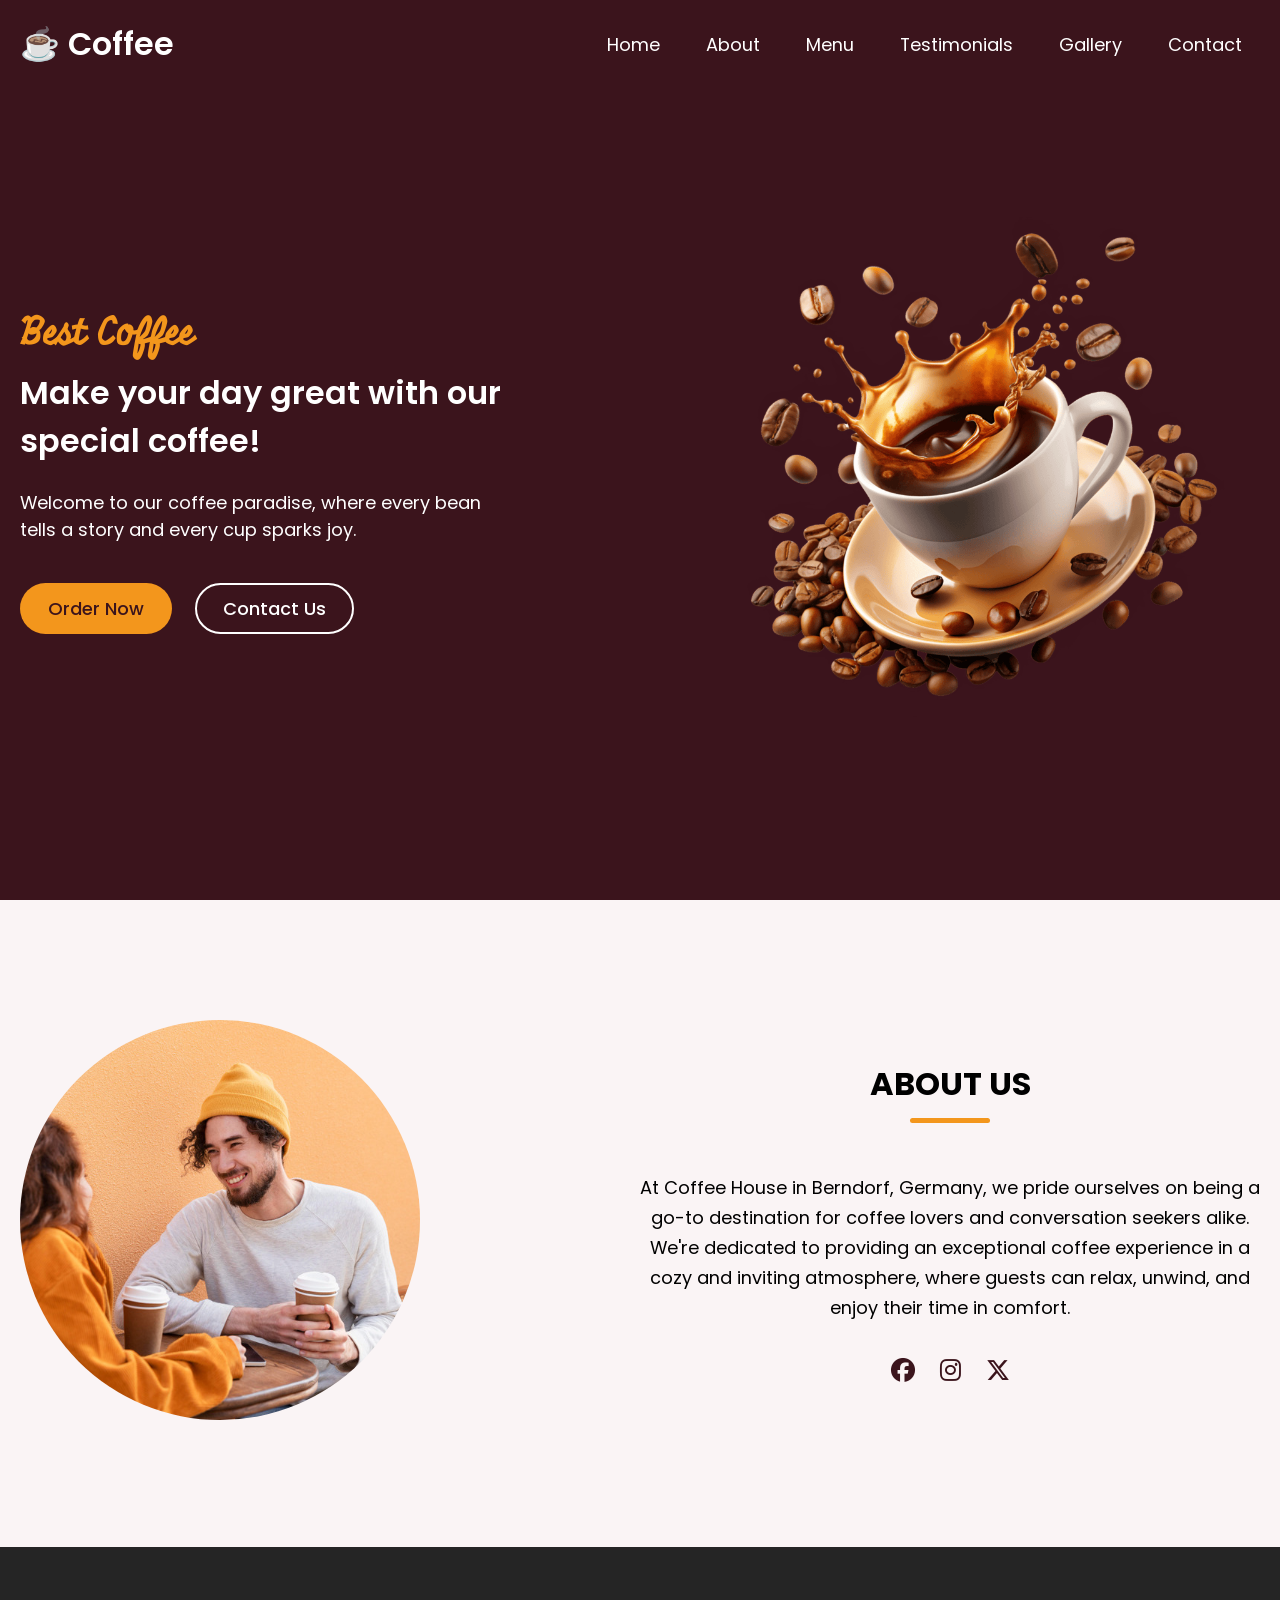
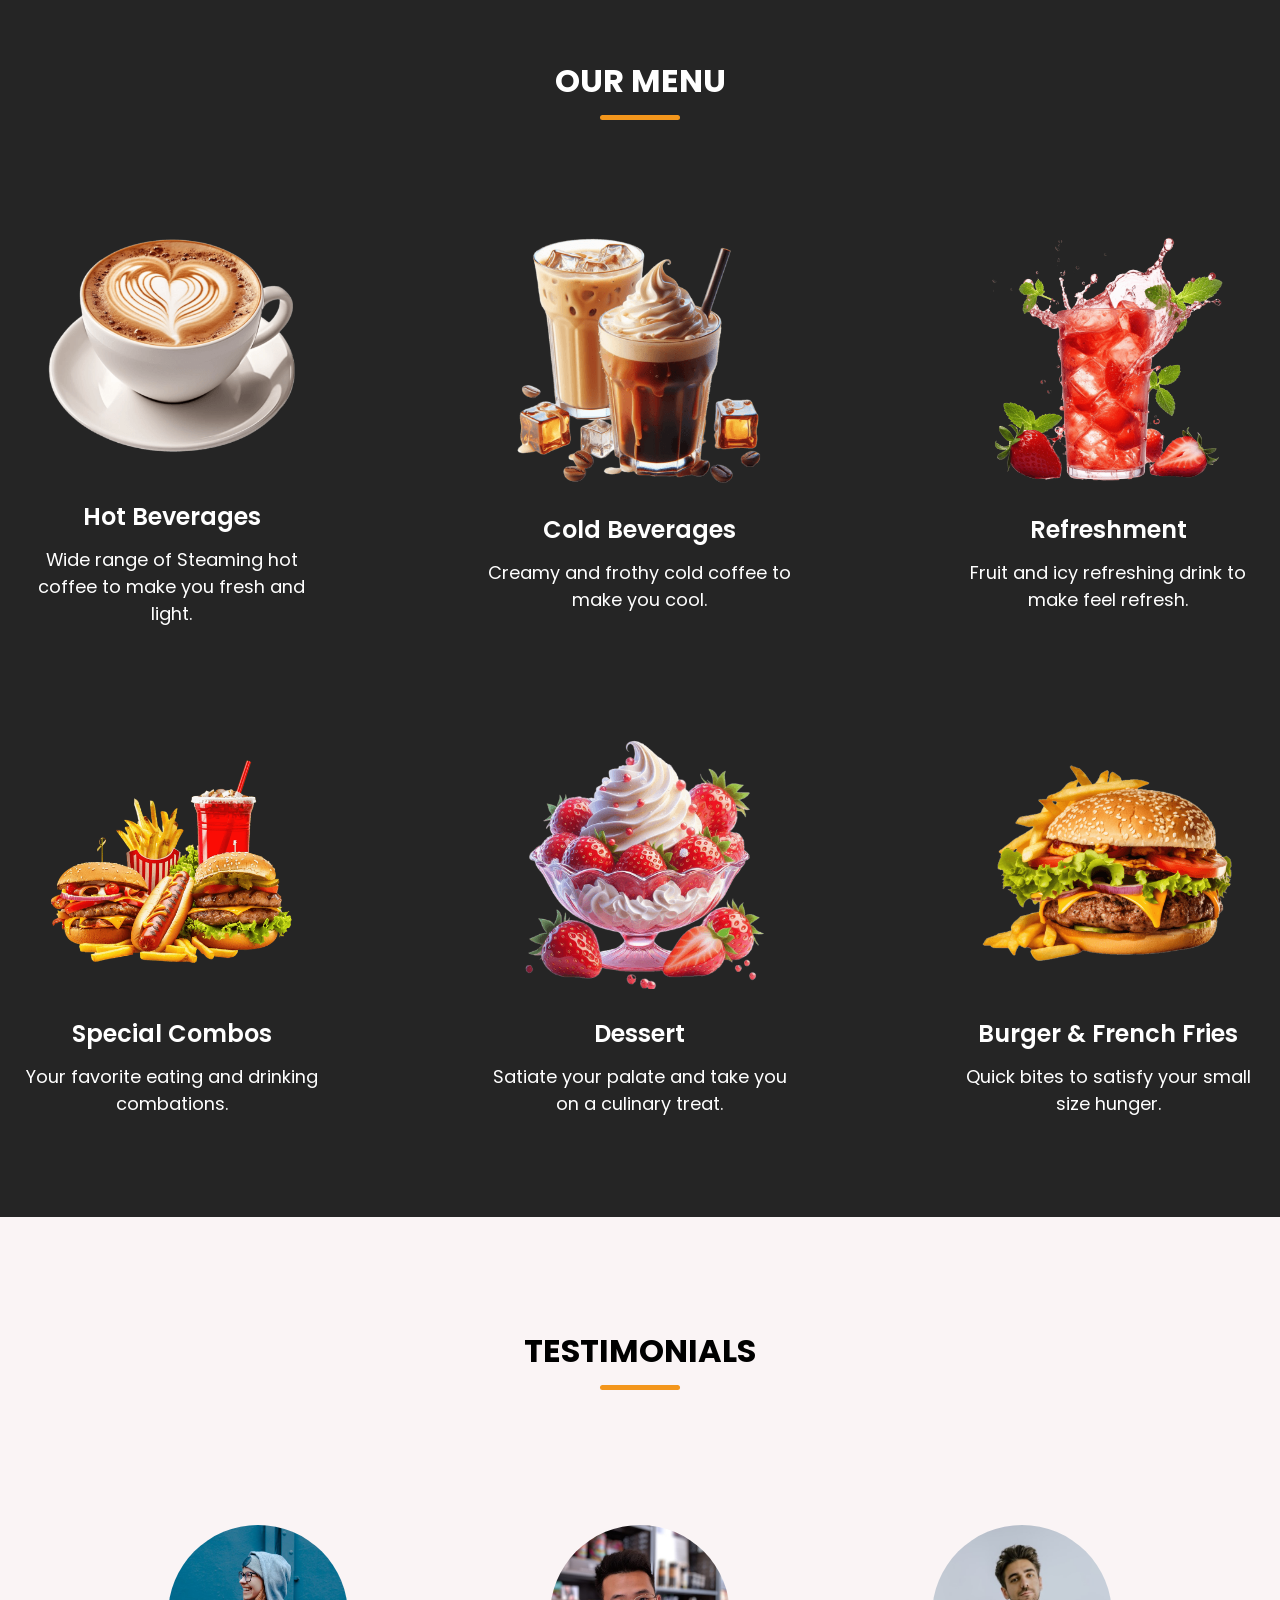
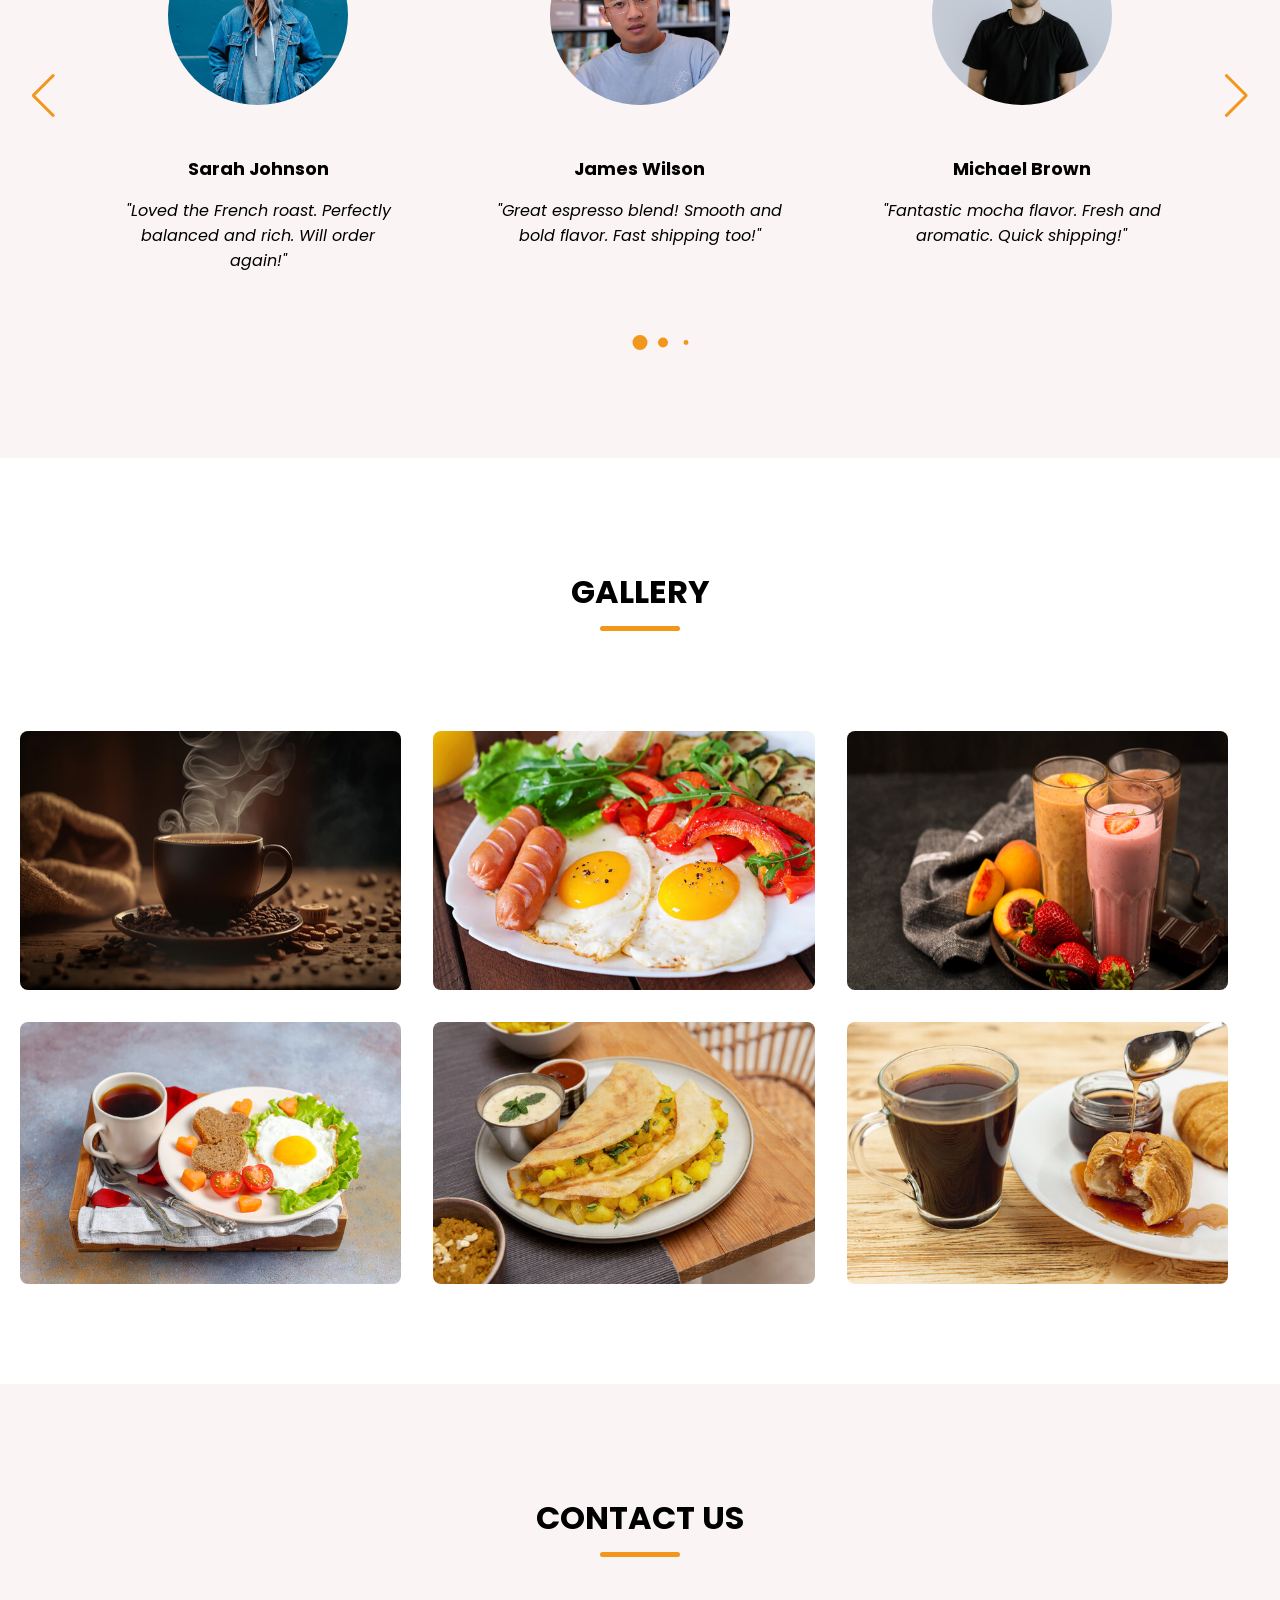
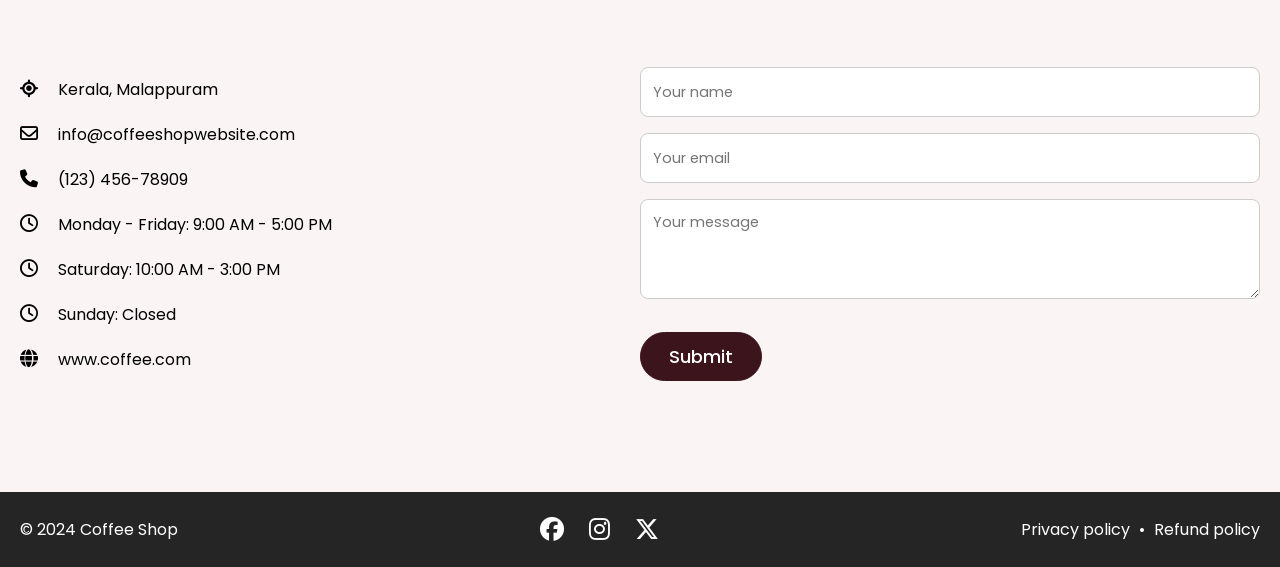
<file: index.html>
<!DOCTYPE html>
<html lang="en">
  <head>
    <meta charset="UTF-8" />
    <meta name="viewport" content="width=device-width, initial-scale=1.0" />
    <title>Coffee Website</title>
      <link rel="icon" type="image/png" href="coffee-imgs/coffee-hero-section.png" />
    <link rel="stylesheet" href="https://cdnjs.cloudflare.com/ajax/libs/font-awesome/6.6.0/css/all.min.css" />
    <link rel="stylesheet" href="https://cdn.jsdelivr.net/npm/swiper@11/swiper-bundle.min.css" />
    <link rel="stylesheet" href="coffee.css" />
  </head>
  <body>
    <!-- Header / Navbar -->
    <header>
      <nav class="navbar">
        <a href="#" class="nav-logo">
          <h2 class="logo-text">☕ Coffee</h2>
        </a>
        <ul class="nav-menu">
          <button id="menu-close-button" class="fas fa-times"></button>
          <li class="nav-item">
            <a href="#" class="nav-link">Home</a>
          </li>
          <li class="nav-item">
            <a href="#about" class="nav-link">About</a>
          </li>
          <li class="nav-item">
            <a href="#menu" class="nav-link">Menu</a>
          </li>
          <li class="nav-item">
            <a href="#testimonials" class="nav-link">Testimonials</a>
          </li>
          <li class="nav-item">
            <a href="#gallery" class="nav-link">Gallery</a>
          </li>
          <li class="nav-item">
            <a href="#contact" class="nav-link">Contact</a>
          </li>
        </ul>
        <button id="menu-open-button" class="fas fa-bars"></button>
      </nav>
    </header>
    <main>
      <!-- Hero section -->
      <section class="hero-section">
        <div class="section-content">
          <div class="hero-details">
            <h2 class="title">Best Coffee</h2>
            <h3 class="subtitle">Make your day great with our special coffee!</h3>
            <p class="description">Welcome to our coffee paradise, where every bean tells a story and every cup sparks joy.</p>
            <div class="buttons">
              <a href="#" class="button order-now">Order Now</a>
              <a href="#contact" class="button contact-us">Contact Us</a>
            </div>
          </div>
          <div class="hero-image-wrapper">
            <img src="coffee-imgs/coffee-hero-section.png" alt="Coffee" class="hero-image" />
          </div>
        </div>
      </section>
      <!-- About section -->
      <section class="about-section" id="about">
        <div class="section-content">
          <div class="about-image-wrapper">
            <img src="coffee-imgs/about-image.jpg" alt="About" class="about-image" />
          </div>
          <div class="about-details">
            <h2 class="section-title">About Us</h2>
            <p class="text">At Coffee House in Berndorf, Germany, we pride ourselves on being a go-to destination for coffee lovers and conversation seekers alike. We're dedicated to providing an exceptional coffee experience in a cozy and inviting atmosphere, where guests can relax, unwind, and enjoy their time in comfort.</p>
            <div class="social-link-list">
              <a href="#" class="social-link"><i class="fa-brands fa-facebook"></i></a>
              <a href="#" class="social-link"><i class="fa-brands fa-instagram"></i></a>
              <a href="#" class="social-link"><i class="fa-brands fa-x-twitter"></i></a>
            </div>
          </div>
        </div>
      </section>
      <!-- Menu section -->
      <section class="menu-section" id="menu">
        <h2 class="section-title">Our Menu</h2>
        <div class="section-content">
          <ul class="menu-list">
            <li class="menu-item">
              <img src="coffee-imgs/hot-beverages.png" alt="Hot Beverages" class="menu-image" />
              <div class="menu-details">
                <h3 class="name">Hot Beverages</h3>
                <p class="text">Wide range of Steaming hot coffee to make you fresh and light.</p>
              </div>
            </li>
            <li class="menu-item">
              <img src="coffee-imgs/cold-beverages.png" alt="Cold Beverages" class="menu-image" />
              <div class="menu-details">
                <h3 class="name">Cold Beverages</h3>
                <p class="text">Creamy and frothy cold coffee to make you cool.</p>
              </div>
            </li>
            <li class="menu-item">
              <img src="coffee-imgs/refreshment.png" alt="Refreshment" class="menu-image" />
              <div class="menu-details">
                <h3 class="name">Refreshment</h3>
                <p class="text">Fruit and icy refreshing drink to make feel refresh.</p>
              </div>
            </li>
            <li class="menu-item">
              <img src="coffee-imgs/special-combo.png" alt="Special Combos" class="menu-image" />
              <div class="menu-details">
                <h3 class="name">Special Combos</h3>
                <p class="text">Your favorite eating and drinking combations.</p>
              </div>
            </li>
            <li class="menu-item">
              <img src="coffee-imgs/desserts.png" alt="Dessert" class="menu-image" />
              <div class="menu-details">
                <h3 class="name">Dessert</h3>
                <p class="text">Satiate your palate and take you on a culinary treat.</p>
              </div>
            </li>
            <li class="menu-item">
              <img src="coffee-imgs/burger-frenchfries.png" alt="burger & French Fries" class="menu-image" />
              <div class="menu-details">
                <h3 class="name">Burger & French Fries</h3>
                <p class="text">Quick bites to satisfy your small size hunger.</p>
              </div>
            </li>
          </ul>
        </div>
      </section>
      <!-- Testimonials section -->
      <section class="testimonials-section" id="testimonials">
        <h2 class="section-title">Testimonials</h2>
        <div class="section-content">
          <div class="slider-container swiper">
            <div class="slider-wrapper">
              <ul class="testimonials-list swiper-wrapper">
                <li class="testimonial swiper-slide">
                  <img src="coffee-imgs/user-1.jpg" alt="User" class="user-image" />
                  <h3 class="name">Sarah Johnson</h3>
                  <i class="feedback">"Loved the French roast. Perfectly balanced and rich. Will order again!"</i>
                </li>
                <li class="testimonial swiper-slide">
                  <img src="coffee-imgs/user-2.jpg" alt="User" class="user-image" />
                  <h3 class="name">James Wilson</h3>
                  <i class="feedback">"Great espresso blend! Smooth and bold flavor. Fast shipping too!"</i>
                </li>
                <li class="testimonial swiper-slide">
                  <img src="coffee-imgs/user-3.jpg" alt="User" class="user-image" />
                  <h3 class="name">Michael Brown</h3>
                  <i class="feedback">"Fantastic mocha flavor. Fresh and aromatic. Quick shipping!"</i>
                </li>
                <li class="testimonial swiper-slide">
                  <img src="coffee-imgs/user-4.jpg" alt="User" class="user-image" />
                  <h3 class="name">Emily Harris</h3>
                  <i class="feedback">"Excellent quality! Fresh beans and quick delivery. Highly recommend."</i>
                </li>
                <li class="testimonial swiper-slide">
                  <img src="coffee-imgs/user-5.jpg" alt="User" class="user-image" />
                  <h3 class="name">Anthony Thompson</h3>
                  <i class="feedback">"Best decaf I've tried! Smooth and flavorful. Arrived promptly."</i>
                </li>
              </ul>
              <div class="swiper-pagination"></div>
              <div class="swiper-slide-button swiper-button-prev"></div>
              <div class="swiper-slide-button swiper-button-next"></div>
            </div>
          </div>
        </div>
      </section>
      <!-- Gallery section -->
      <section class="gallery-section" id="gallery">
        <h2 class="section-title">Gallery</h2>
        <div class="section-content">
          <ul class="gallery-list">
            <li class="gallery-item">
              <img src="coffee-imgs/gallery-1.jpg" alt="Gallery Image" class="gallery-image" />
            </li>
            <li class="gallery-item">
              <img src="coffee-imgs/gallery-2.jpg" alt="Gallery Image" class="gallery-image" />
            </li>
            <li class="gallery-item">
              <img src="coffee-imgs/gallery-3.jpg" alt="Gallery Image" class="gallery-image" />
            </li>
            <li class="gallery-item">
              <img src="coffee-imgs/gallery-4.jpg" alt="Gallery Image" class="gallery-image" />
            </li>
            <li class="gallery-item">
              <img src="coffee-imgs/gallery-5.jpg" alt="Gallery Image" class="gallery-image" />
            </li>
            <li class="gallery-item">
              <img src="coffee-imgs/gallery-6.jpg" alt="Gallery Image" class="gallery-image" />
            </li>
          </ul>
        </div>
      </section>
      <!-- Contact section -->
      <section class="contact-section" id="contact">
        <h2 class="section-title">Contact Us</h2>
        <div class="section-content">
          <ul class="contact-info-list">
            <li class="contact-info">
              <i class="fa-solid fa-location-crosshairs"></i>
              <p> Kerala, Malappuram</p>
            </li>
            <li class="contact-info">
              <i class="fa-regular fa-envelope"></i>
              <p>info@coffeeshopwebsite.com</p>
            </li>
            <li class="contact-info">
              <i class="fa-solid fa-phone"></i>
              <p>(123) 456-78909</p>
            </li>
            <li class="contact-info">
              <i class="fa-regular fa-clock"></i>
              <p>Monday - Friday: 9:00 AM - 5:00 PM</p>
            </li>
            <li class="contact-info">
              <i class="fa-regular fa-clock"></i>
              <p>Saturday: 10:00 AM - 3:00 PM</p>
            </li>
            <li class="contact-info">
              <i class="fa-regular fa-clock"></i>
              <p>Sunday: Closed</p>
            </li>
            <li class="contact-info">
              <i class="fa-solid fa-globe"></i>
              <p>www.coffee.com</p>
            </li>
          </ul>
          <form action="#" class="contact-form">
            <input type="text" placeholder="Your name" class="form-input" required />
            <input type="email" placeholder="Your email" class="form-input" required />
            <textarea placeholder="Your message" class="form-input" required></textarea>
            <button type="submit" class="button submit-button">Submit</button>
          </form>
        </div>
      </section>
      <!-- Footer section -->
      <footer class="footer-section">
        <div class="section-content">
          <p class="copyright-text">© 2024 Coffee Shop</p>
          <div class="social-link-list">
            <a href="#" class="social-link"><i class="fa-brands fa-facebook"></i></a>
            <a href="#" class="social-link"><i class="fa-brands fa-instagram"></i></a>
            <a href="#" class="social-link"><i class="fa-brands fa-x-twitter"></i></a>
          </div>
          <p class="policy-text">
            <a href="#" class="policy-link">Privacy policy</a>
            <span class="separator">•</span>
            <a href="#" class="policy-link">Refund policy</a>
          </p>
        </div>
      </footer>
    </main>
    <!-- Linking Swiper script -->
    <script src="https://cdn.jsdelivr.net/npm/swiper@11/swiper-bundle.min.js"></script>
    <!-- Linking custom script -->
    <script src="coffee.js"></script>
  </body>
</html>
</file>
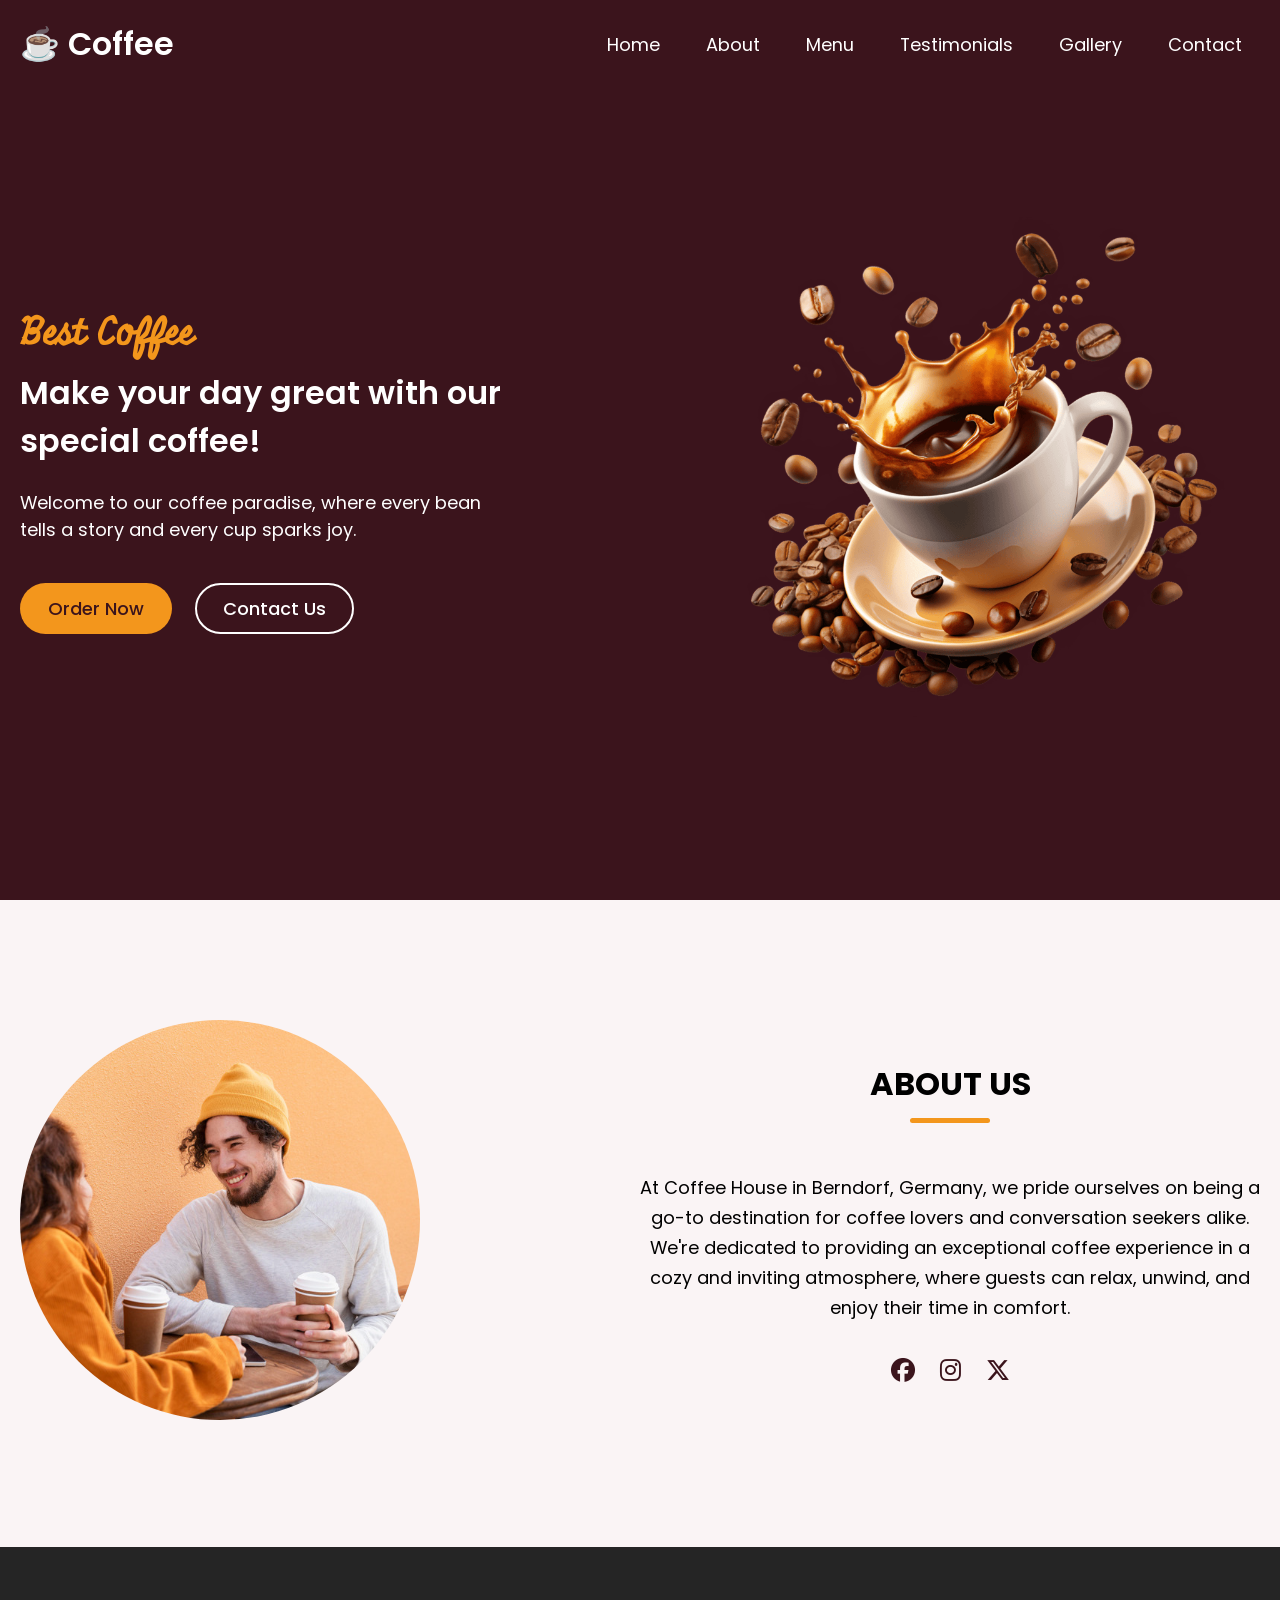
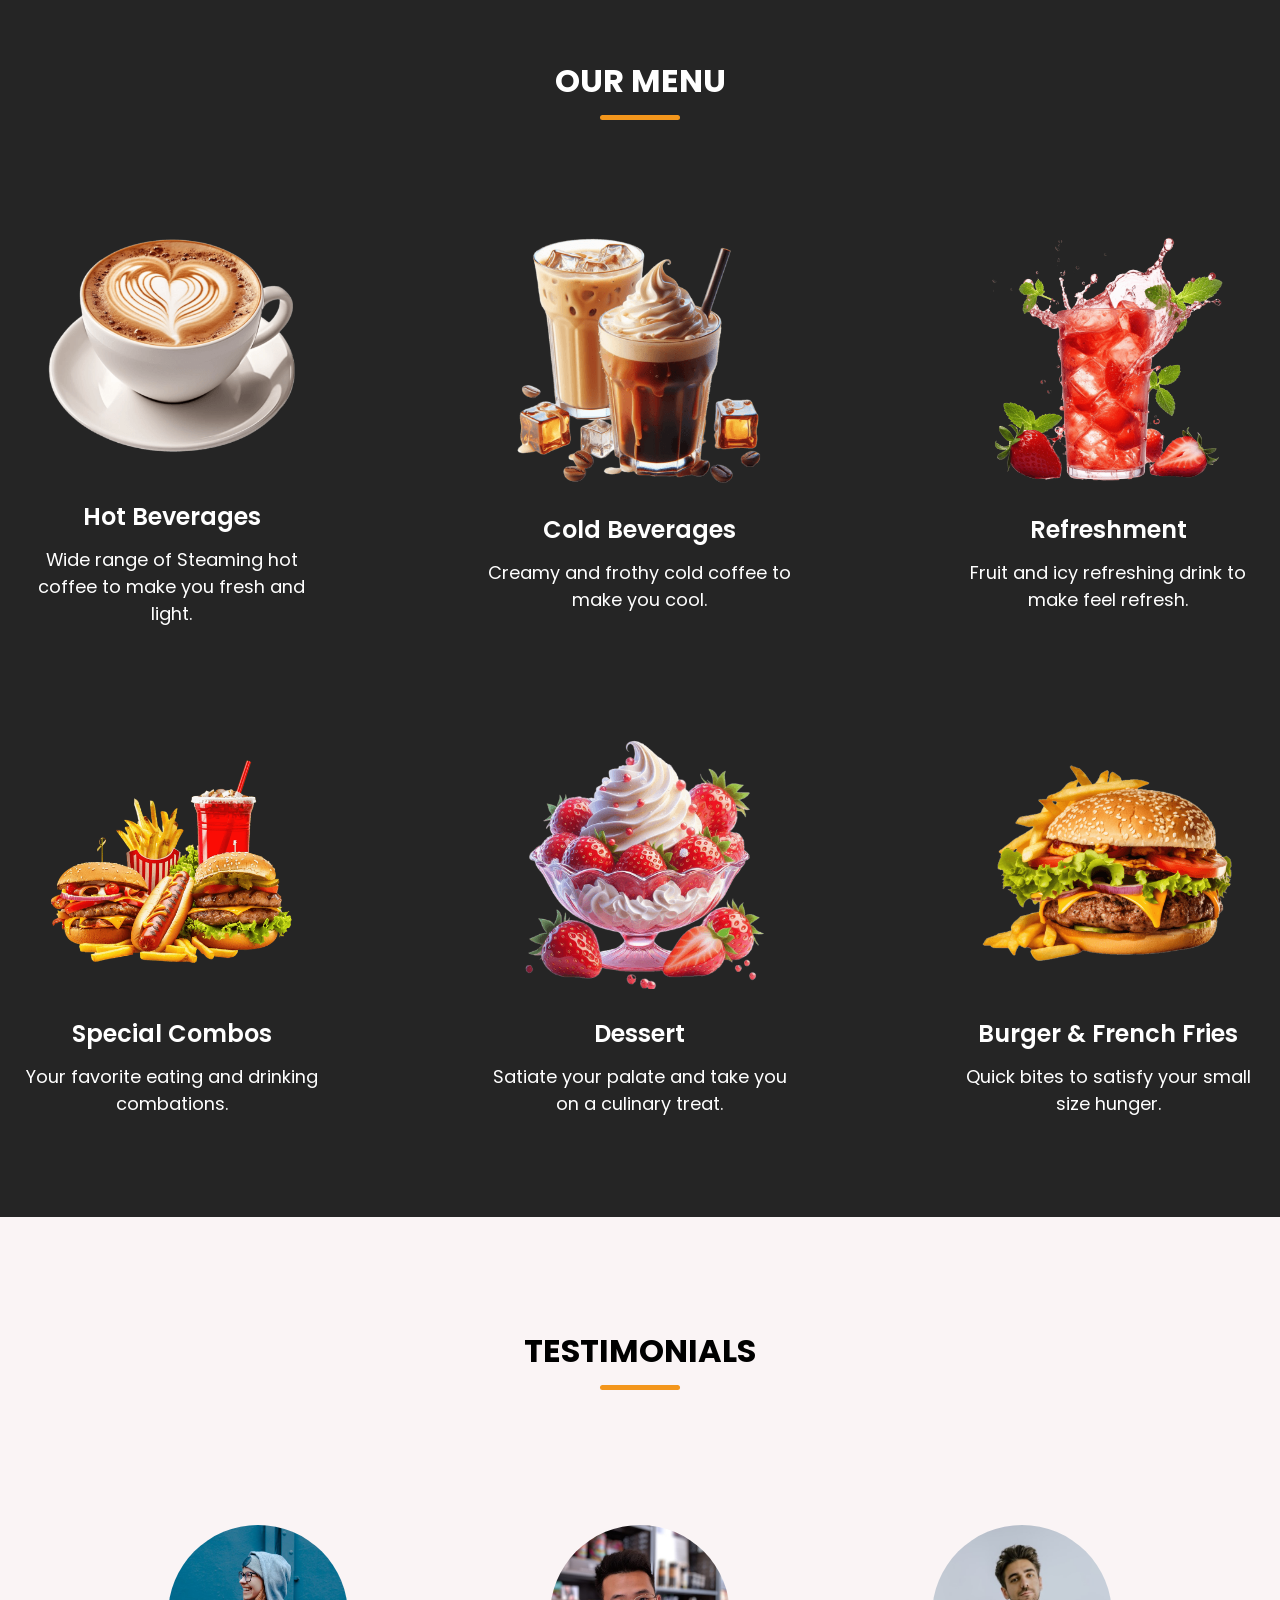
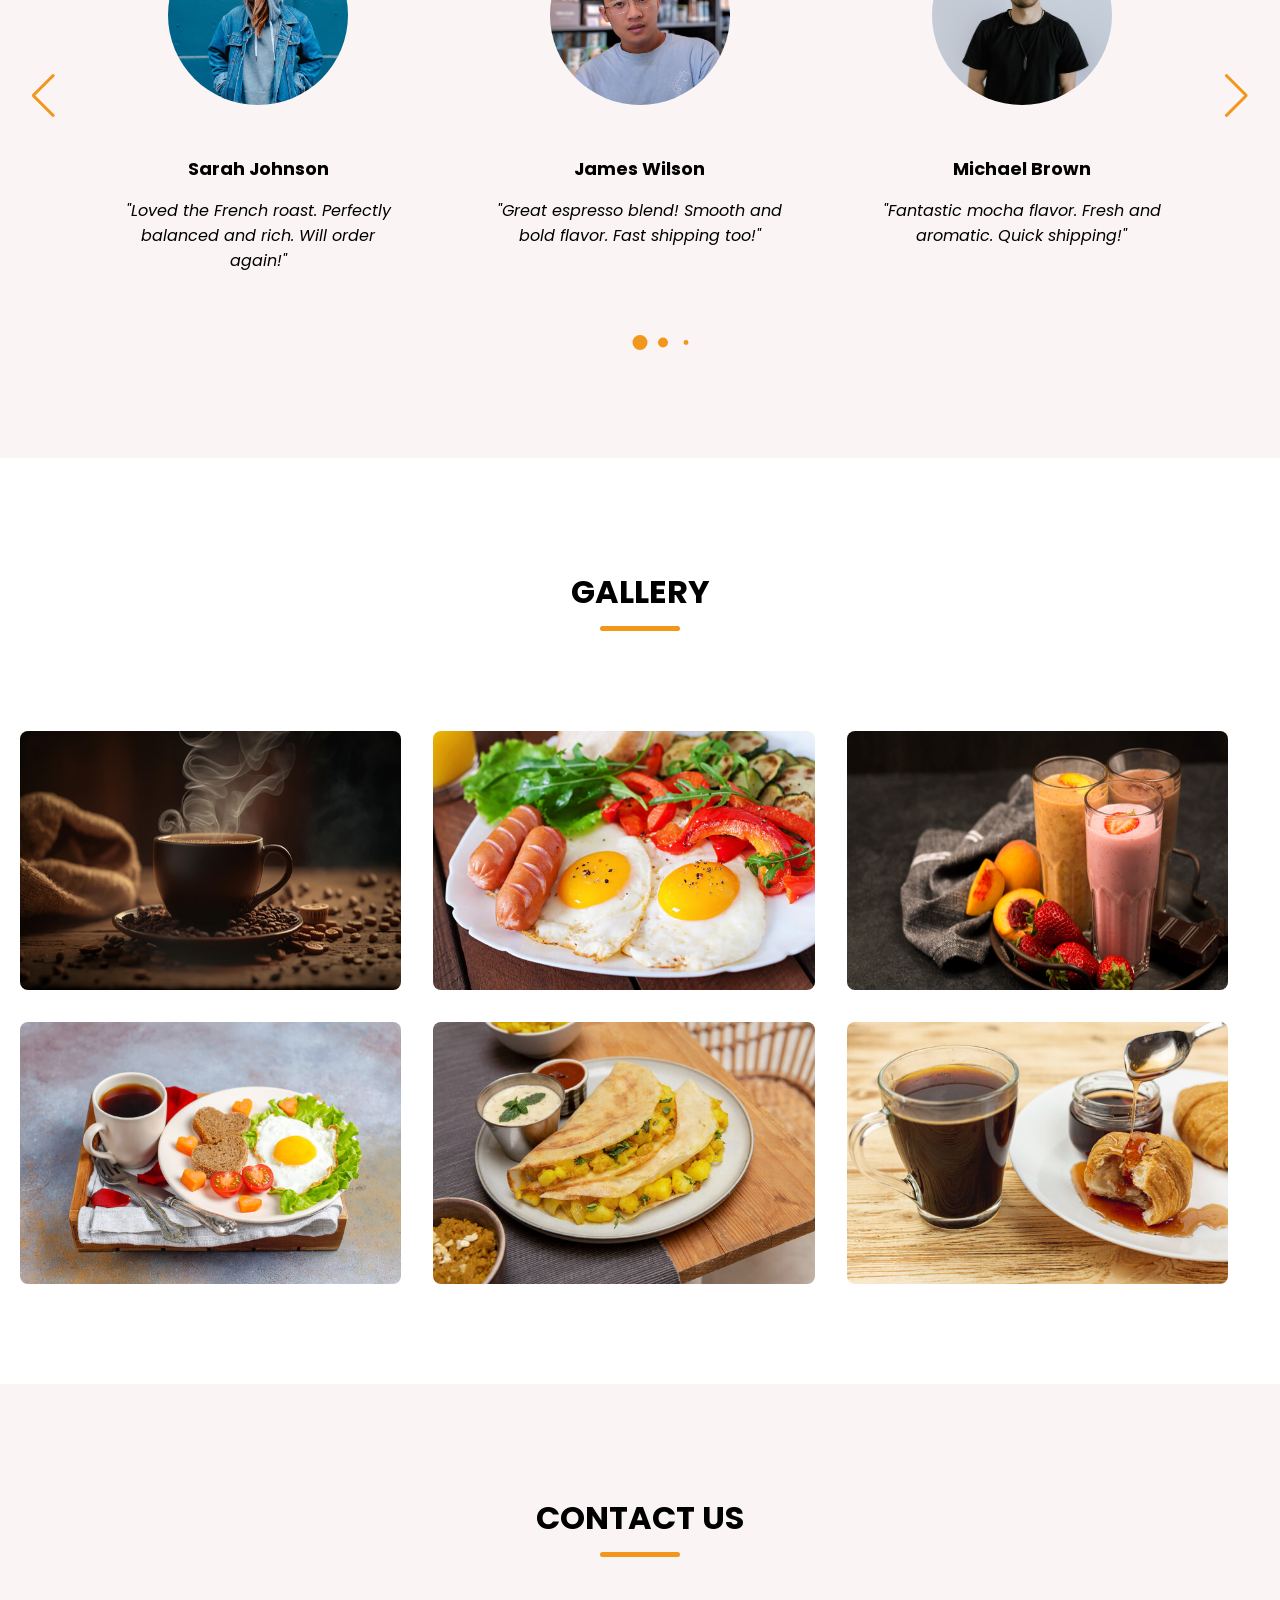
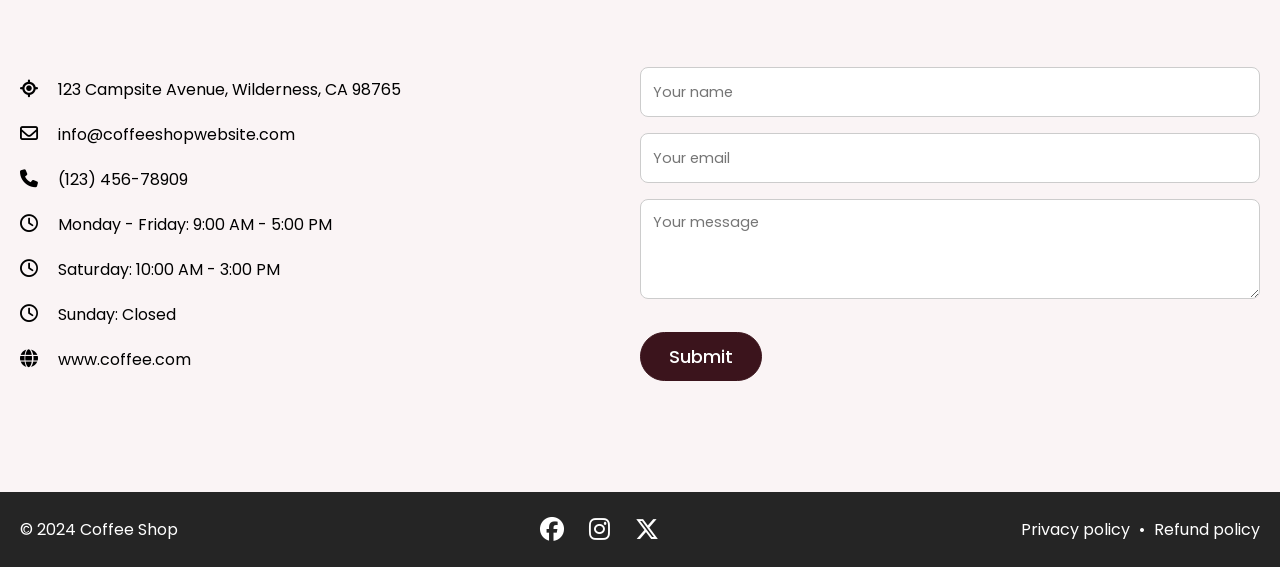
<file: coffee.html>
<!DOCTYPE html>
<html lang="en">
  <head>
    <meta charset="UTF-8" />
    <meta name="viewport" content="width=device-width, initial-scale=1.0" />
    <title>Coffee Website</title>
      <link rel="icon" type="image/png" href="coffee-imgs/coffee-hero-section.png" />
    <link rel="stylesheet" href="https://cdnjs.cloudflare.com/ajax/libs/font-awesome/6.6.0/css/all.min.css" />
    <link rel="stylesheet" href="https://cdn.jsdelivr.net/npm/swiper@11/swiper-bundle.min.css" />
    <link rel="stylesheet" href="coffee.css" />
  </head>
  <body>
    <!-- Header / Navbar -->
    <header>
      <nav class="navbar">
        <a href="#" class="nav-logo">
          <h2 class="logo-text">☕ Coffee</h2>
        </a>
        <ul class="nav-menu">
          <button id="menu-close-button" class="fas fa-times"></button>
          <li class="nav-item">
            <a href="#" class="nav-link">Home</a>
          </li>
          <li class="nav-item">
            <a href="#about" class="nav-link">About</a>
          </li>
          <li class="nav-item">
            <a href="#menu" class="nav-link">Menu</a>
          </li>
          <li class="nav-item">
            <a href="#testimonials" class="nav-link">Testimonials</a>
          </li>
          <li class="nav-item">
            <a href="#gallery" class="nav-link">Gallery</a>
          </li>
          <li class="nav-item">
            <a href="#contact" class="nav-link">Contact</a>
          </li>
        </ul>
        <button id="menu-open-button" class="fas fa-bars"></button>
      </nav>
    </header>
    <main>
      <!-- Hero section -->
      <section class="hero-section">
        <div class="section-content">
          <div class="hero-details">
            <h2 class="title">Best Coffee</h2>
            <h3 class="subtitle">Make your day great with our special coffee!</h3>
            <p class="description">Welcome to our coffee paradise, where every bean tells a story and every cup sparks joy.</p>
            <div class="buttons">
              <a href="#" class="button order-now">Order Now</a>
              <a href="#contact" class="button contact-us">Contact Us</a>
            </div>
          </div>
          <div class="hero-image-wrapper">
            <img src="coffee-imgs/coffee-hero-section.png" alt="Coffee" class="hero-image" />
          </div>
        </div>
      </section>
      <!-- About section -->
      <section class="about-section" id="about">
        <div class="section-content">
          <div class="about-image-wrapper">
            <img src="coffee-imgs/about-image.jpg" alt="About" class="about-image" />
          </div>
          <div class="about-details">
            <h2 class="section-title">About Us</h2>
            <p class="text">At Coffee House in Berndorf, Germany, we pride ourselves on being a go-to destination for coffee lovers and conversation seekers alike. We're dedicated to providing an exceptional coffee experience in a cozy and inviting atmosphere, where guests can relax, unwind, and enjoy their time in comfort.</p>
            <div class="social-link-list">
              <a href="#" class="social-link"><i class="fa-brands fa-facebook"></i></a>
              <a href="#" class="social-link"><i class="fa-brands fa-instagram"></i></a>
              <a href="#" class="social-link"><i class="fa-brands fa-x-twitter"></i></a>
            </div>
          </div>
        </div>
      </section>
      <!-- Menu section -->
      <section class="menu-section" id="menu">
        <h2 class="section-title">Our Menu</h2>
        <div class="section-content">
          <ul class="menu-list">
            <li class="menu-item">
              <img src="coffee-imgs/hot-beverages.png" alt="Hot Beverages" class="menu-image" />
              <div class="menu-details">
                <h3 class="name">Hot Beverages</h3>
                <p class="text">Wide range of Steaming hot coffee to make you fresh and light.</p>
              </div>
            </li>
            <li class="menu-item">
              <img src="coffee-imgs/cold-beverages.png" alt="Cold Beverages" class="menu-image" />
              <div class="menu-details">
                <h3 class="name">Cold Beverages</h3>
                <p class="text">Creamy and frothy cold coffee to make you cool.</p>
              </div>
            </li>
            <li class="menu-item">
              <img src="coffee-imgs/refreshment.png" alt="Refreshment" class="menu-image" />
              <div class="menu-details">
                <h3 class="name">Refreshment</h3>
                <p class="text">Fruit and icy refreshing drink to make feel refresh.</p>
              </div>
            </li>
            <li class="menu-item">
              <img src="coffee-imgs/special-combo.png" alt="Special Combos" class="menu-image" />
              <div class="menu-details">
                <h3 class="name">Special Combos</h3>
                <p class="text">Your favorite eating and drinking combations.</p>
              </div>
            </li>
            <li class="menu-item">
              <img src="coffee-imgs/desserts.png" alt="Dessert" class="menu-image" />
              <div class="menu-details">
                <h3 class="name">Dessert</h3>
                <p class="text">Satiate your palate and take you on a culinary treat.</p>
              </div>
            </li>
            <li class="menu-item">
              <img src="coffee-imgs/burger-frenchfries.png" alt="burger & French Fries" class="menu-image" />
              <div class="menu-details">
                <h3 class="name">Burger & French Fries</h3>
                <p class="text">Quick bites to satisfy your small size hunger.</p>
              </div>
            </li>
          </ul>
        </div>
      </section>
      <!-- Testimonials section -->
      <section class="testimonials-section" id="testimonials">
        <h2 class="section-title">Testimonials</h2>
        <div class="section-content">
          <div class="slider-container swiper">
            <div class="slider-wrapper">
              <ul class="testimonials-list swiper-wrapper">
                <li class="testimonial swiper-slide">
                  <img src="coffee-imgs/user-1.jpg" alt="User" class="user-image" />
                  <h3 class="name">Sarah Johnson</h3>
                  <i class="feedback">"Loved the French roast. Perfectly balanced and rich. Will order again!"</i>
                </li>
                <li class="testimonial swiper-slide">
                  <img src="coffee-imgs/user-2.jpg" alt="User" class="user-image" />
                  <h3 class="name">James Wilson</h3>
                  <i class="feedback">"Great espresso blend! Smooth and bold flavor. Fast shipping too!"</i>
                </li>
                <li class="testimonial swiper-slide">
                  <img src="coffee-imgs/user-3.jpg" alt="User" class="user-image" />
                  <h3 class="name">Michael Brown</h3>
                  <i class="feedback">"Fantastic mocha flavor. Fresh and aromatic. Quick shipping!"</i>
                </li>
                <li class="testimonial swiper-slide">
                  <img src="coffee-imgs/user-4.jpg" alt="User" class="user-image" />
                  <h3 class="name">Emily Harris</h3>
                  <i class="feedback">"Excellent quality! Fresh beans and quick delivery. Highly recommend."</i>
                </li>
                <li class="testimonial swiper-slide">
                  <img src="coffee-imgs/user-5.jpg" alt="User" class="user-image" />
                  <h3 class="name">Anthony Thompson</h3>
                  <i class="feedback">"Best decaf I've tried! Smooth and flavorful. Arrived promptly."</i>
                </li>
              </ul>
              <div class="swiper-pagination"></div>
              <div class="swiper-slide-button swiper-button-prev"></div>
              <div class="swiper-slide-button swiper-button-next"></div>
            </div>
          </div>
        </div>
      </section>
      <!-- Gallery section -->
      <section class="gallery-section" id="gallery">
        <h2 class="section-title">Gallery</h2>
        <div class="section-content">
          <ul class="gallery-list">
            <li class="gallery-item">
              <img src="coffee-imgs/gallery-1.jpg" alt="Gallery Image" class="gallery-image" />
            </li>
            <li class="gallery-item">
              <img src="coffee-imgs/gallery-2.jpg" alt="Gallery Image" class="gallery-image" />
            </li>
            <li class="gallery-item">
              <img src="coffee-imgs/gallery-3.jpg" alt="Gallery Image" class="gallery-image" />
            </li>
            <li class="gallery-item">
              <img src="coffee-imgs/gallery-4.jpg" alt="Gallery Image" class="gallery-image" />
            </li>
            <li class="gallery-item">
              <img src="coffee-imgs/gallery-5.jpg" alt="Gallery Image" class="gallery-image" />
            </li>
            <li class="gallery-item">
              <img src="coffee-imgs/gallery-6.jpg" alt="Gallery Image" class="gallery-image" />
            </li>
          </ul>
        </div>
      </section>
      <!-- Contact section -->
      <section class="contact-section" id="contact">
        <h2 class="section-title">Contact Us</h2>
        <div class="section-content">
          <ul class="contact-info-list">
            <li class="contact-info">
              <i class="fa-solid fa-location-crosshairs"></i>
              <p>123 Campsite Avenue, Wilderness, CA 98765</p>
            </li>
            <li class="contact-info">
              <i class="fa-regular fa-envelope"></i>
              <p>info@coffeeshopwebsite.com</p>
            </li>
            <li class="contact-info">
              <i class="fa-solid fa-phone"></i>
              <p>(123) 456-78909</p>
            </li>
            <li class="contact-info">
              <i class="fa-regular fa-clock"></i>
              <p>Monday - Friday: 9:00 AM - 5:00 PM</p>
            </li>
            <li class="contact-info">
              <i class="fa-regular fa-clock"></i>
              <p>Saturday: 10:00 AM - 3:00 PM</p>
            </li>
            <li class="contact-info">
              <i class="fa-regular fa-clock"></i>
              <p>Sunday: Closed</p>
            </li>
            <li class="contact-info">
              <i class="fa-solid fa-globe"></i>
              <p>www.coffee.com</p>
            </li>
          </ul>
          <form action="#" class="contact-form">
            <input type="text" placeholder="Your name" class="form-input" required />
            <input type="email" placeholder="Your email" class="form-input" required />
            <textarea placeholder="Your message" class="form-input" required></textarea>
            <button type="submit" class="button submit-button">Submit</button>
          </form>
        </div>
      </section>
      <!-- Footer section -->
      <footer class="footer-section">
        <div class="section-content">
          <p class="copyright-text">© 2024 Coffee Shop</p>
          <div class="social-link-list">
            <a href="#" class="social-link"><i class="fa-brands fa-facebook"></i></a>
            <a href="#" class="social-link"><i class="fa-brands fa-instagram"></i></a>
            <a href="#" class="social-link"><i class="fa-brands fa-x-twitter"></i></a>
          </div>
          <p class="policy-text">
            <a href="#" class="policy-link">Privacy policy</a>
            <span class="separator">•</span>
            <a href="#" class="policy-link">Refund policy</a>
          </p>
        </div>
      </footer>
    </main>
    <!-- Linking Swiper script -->
    <script src="https://cdn.jsdelivr.net/npm/swiper@11/swiper-bundle.min.js"></script>
    <!-- Linking custom script -->
    <script src="coffee.js"></script>
  </body>
</html>
</file>
<file: coffee.css>
/* Google Fonts Link */
@import url('https://fonts.googleapis.com/css2?family=Miniver&family=Poppins:ital,wght@0,400;0,500;0,600;0,700;1,400&display=swap');
* {
  padding: 0;
  margin: 0;
  box-sizing: border-box;
  font-family: "Poppins", sans-serif;
}
:root {
  /* Colors */
  --white-color: #fff;
  --dark-color: #252525;
  --primary-color: #3b141c;
  --secondary-color: #f3961c;
  --light-pink-color: #faf4f5;
  --medium-gray-color: #ccc;
  /* Font size */
  --font-size-s: 0.9rem;
  --font-size-n: 1rem;
  --font-size-m: 1.12rem;
  --font-size-l: 1.5rem;
  --font-size-xl: 2rem;
  --font-size-xxl: 2.3rem;
  /* Font weight */
  --font-weight-normal: 400;
  --font-weight-medium: 500;
  --font-weight-semibold: 600;
  --font-weight-bold: 700;
  /* Border radius */
  --border-radius-s: 8px;
  --border-radius-m: 30px;
  --border-radius-circle: 50%;
  /* Site max width */
  --site-max-width: 1300px;
}
html {
  scroll-behavior: smooth;
}
/* Stylings for whole site */
ul {
  list-style: none;
}
a {
  text-decoration: none;
}
button {
  cursor: pointer;
  background: none;
  border: none;
}
img {
  width: 100%;
}
:where(section, footer) .section-content {
  margin: 0 auto;
  padding: 0 20px;
  max-width: var(--site-max-width);
}
section .section-title {
  text-align: center;
  padding: 60px 0 100px;
  text-transform: uppercase;
  font-size: var(--font-size-xl);
}
section .section-title::after {
  content: "";
  width: 80px;
  height: 5px;
  display: block;
  margin: 10px auto 0;
  background: var(--secondary-color);
  border-radius: var(--border-radius-s);
}
/* Navbar styling */
header {
  z-index: 5;
  width: 100%;
  position: fixed;
  background: var(--primary-color);
}
header .navbar {
  display: flex;
  padding: 20px;
  align-items: center;
  margin: 0 auto;
  justify-content: space-between;
  max-width: var(--site-max-width);
}
.navbar .nav-logo .logo-text {
  color: var(--white-color);
  font-size: var(--font-size-xl);
  font-weight: var(--font-weight-semibold);
}
.navbar .nav-menu {
  gap: 10px;
  display: flex;
}
.navbar .nav-menu .nav-link {
  padding: 10px 18px;
  color: var(--white-color);
  font-size: var(--font-size-m);
  border-radius: var(--border-radius-m);
  transition: 0.3s ease;
}
.navbar .nav-menu .nav-link:hover {
  color: var(--primary-color);
  background: var(--secondary-color);
}
.navbar :where(#menu-open-button, #menu-close-button) {
  display: none;
}
/* Hero section styling */
.hero-section {
  min-height: 100vh;
  background: var(--primary-color);
}
.hero-section .section-content {
  display: flex;
  padding-top: 40px;
  align-items: center;
  min-height: 100vh;
  justify-content: space-between;
}
.hero-section .hero-details {
  color: var(--white-color);
}
.hero-section .hero-details .title {
  font-size: var(--font-size-xxl);
  color: var(--secondary-color);
  font-family: "Miniver", sans-serif;
}
.hero-section .hero-details .subtitle {
  margin-top: 8px;
  max-width: 70%;
  font-size: var(--font-size-xl);
  font-weight: var(--font-weight-semibold);
}
.hero-section .hero-details .description {
  max-width: 70%;
  margin: 24px 0 40px;
  font-size: var(--font-size-m);
}
.hero-section .hero-details .buttons {
  display: flex;
  gap: 23px;
}
.hero-section .hero-details .button {
  padding: 10px 26px;
  display: block;
  border: 2px solid transparent;
  border-radius: var(--border-radius-m);
  background: var(--secondary-color);
  color: var(--primary-color);
  font-size: var(--font-size-m);
  font-weight: var(--font-weight-medium);
  transition: 0.3s ease;
}
.hero-section .hero-details .button:hover,
.hero-section .hero-details .button.contact-us {
  color: var(--white-color);
  border-color: var(--white-color);
  background: transparent;
}
.hero-section .hero-details .button.contact-us:hover {
  color: var(--primary-color);
  background: var(--secondary-color);
  border-color: var(--secondary-color);
}
.hero-section .hero-image-wrapper {
  max-width: 500px;
  margin-right: 30px;
}
/* About section styling */
.about-section {
  padding: 120px 0;
  background: var(--light-pink-color);
}
.about-section .section-content {
  display: flex;
  gap: 50px;
  align-items: center;
  justify-content: space-between;
}
.about-section .about-image-wrapper .about-image {
  height: 400px;
  width: 400px;
  object-fit: cover;
  border-radius: var(--border-radius-circle);
}
.about-section .about-details {
  max-width: 50%;
}
.about-section .about-details .section-title {
  padding: 0;
}
.about-section .about-details .text {
  line-height: 30px;
  margin: 50px 0 30px;
  text-align: center;
  font-size: var(--font-size-m);
}
.about-section .social-link-list {
  display: flex;
  gap: 25px;
  justify-content: center;
}
.about-section .social-link-list .social-link {
  color: var(--primary-color);
  font-size: var(--font-size-l);
  transition: 0.2s ease;
}
.about-section .social-link-list .social-link:hover {
  color: var(--secondary-color);
}
/* Menu section styling */
.menu-section {
  color: var(--white-color);
  background: var(--dark-color);
  padding: 50px 0 100px;
}
.menu-section .menu-list {
  display: flex;
  gap: 110px;
  flex-wrap: wrap;
  align-items: center;
  justify-content: space-between;
}
.menu-section .menu-list .menu-item {
  display: flex;
  text-align: center;
  flex-direction: column;
  align-items: center;
  justify-content: space-between;
  width: calc(100% / 3 - 110px);
}
.menu-section .menu-list .menu-item .menu-image {
  width: 83%;
  aspect-ratio: 1;
  margin-bottom: 15px;
  object-fit: contain;
}
.menu-section .menu-list .menu-item .name {
  margin: 12px 0;
  font-size: var(--font-size-l);
  font-weight: var(--font-weight-semibold);
}
.menu-section .menu-list .menu-item .text {
  font-size: var(--font-size-m);
}
/* Testimonials section styling */
.testimonials-section {
  padding: 50px 0 100px;
  background: var(--light-pink-color);
}
.testimonials-section .slider-wrapper {
  overflow: hidden;
  margin: 0 60px 50px;
}
.testimonials-section .testimonial {
  user-select: none;
  padding: 35px;
  display: flex;
  flex-direction: column;
  justify-content: center;
  align-items: center;
  text-align: center;
}
.testimonials-section .testimonial .user-image {
  width: 180px;
  height: 180px;
  margin-bottom: 50px;
  object-fit: cover;
  border-radius: var(--border-radius-circle);
}
.testimonials-section .testimonial .name {
  margin-bottom: 16px;
  font-size: var(--font-size-m);
}
.testimonials-section .testimonial .feedback {
  line-height: 25px;
}
.testimonials-section .swiper-pagination-bullet {
  width: 15px;
  height: 15px;
  opacity: 1;
  background: var(--secondary-color);
}
.testimonials-section .swiper-slide-button {
  color: var(--secondary-color);
  margin-top: -50px;
  transition: 0.3s ease;
}
.testimonials-section .swiper-slide-button:hover {
  color: var(--primary-color);
}
/* Gallery section styling */
.gallery-section {
  padding: 50px 0 100px;
}
.gallery-section .gallery-list {
  display: flex;
  gap: 32px;
  flex-wrap: wrap;
}
.gallery-section .gallery-list .gallery-item {
  overflow: hidden;
  border-radius: var(--border-radius-s);
  width: calc(100% / 3 - 32px);
}
.gallery-section .gallery-item .gallery-image {
  width: 100%;
  height: 100%;
  cursor: zoom-in;
  transition: 0.3s ease;
}
.gallery-section .gallery-item:hover .gallery-image {
  transform: scale(1.3);
}
/* Contact section styling */
.contact-section {
  padding: 50px 0 100px;
  background: var(--light-pink-color);
}
.contact-section .section-content {
  display: flex;
  gap: 48px;
  align-items: center;
  justify-content: space-between;
}
.contact-section .contact-info-list .contact-info {
  display: flex;
  gap: 20px;
  margin: 20px 0;
  align-items: center;
}
.contact-section .contact-info-list .contact-info i {
  font-size: var(--font-size-m);
}
.contact-section .contact-form .form-input {
  width: 100%;
  height: 50px;
  padding: 0 12px;
  outline: none;
  margin-bottom: 16px;
  font-size: var(--font-size-s);
  border-radius: var(--border-radius-s);
  border: 1px solid var(--medium-gray-color);
}
.contact-section .contact-form {
  max-width: 50%;
}
.contact-section .contact-form textarea.form-input {
  height: 100px;
  padding: 12px;
  resize: vertical;
}
.contact-section .contact-form .form-input:focus {
  border-color: var(--secondary-color);
}
.contact-section .contact-form .submit-button {
  padding: 10px 28px;
  outline: none;
  margin-top: 10px;
  border: 1px solid var(--primary-color);
  border-radius: var(--border-radius-m);
  background: var(--primary-color);
  color: var(--white-color);
  font-size: var(--font-size-m);
  font-weight: var(--font-weight-medium);
  transition: 0.3s ease;
}
.contact-section .contact-form .submit-button:hover {
  color: var(--primary-color);
  background: transparent;
}
/* Footer section styling */
.footer-section {
  padding: 20px 0;
  background: var(--dark-color);
}
.footer-section .section-content {
  display: flex;
  align-items: center;
  justify-content: space-between;
}
.footer-section :where(.copyright-text, .social-link, .policy-link) {
  color: var(--white-color);
  transition: 0.2s ease;
}
.footer-section .social-link-list {
  display: flex;
  gap: 25px;
}
.footer-section .social-link-list .social-link {
  font-size: var(--font-size-l);
}
.footer-section .social-link-list .social-link:hover,
.footer-section .policy-text .policy-link:hover {
  color: var(--secondary-color);
}
.footer-section .policy-text .separator {
  color: #fff;
  margin: 0 5px;
}
/* Responsive media query code for max width 1024px */
@media screen and (max-width: 1024px) {
  .menu-section .menu-list {
    gap: 60px;
  }
  .menu-section .menu-list .menu-item {
    width: calc(100% / 3 - 60px);
  }
}
/* Responsive media query code for max width 900px */
@media screen and (max-width: 900px) {
  :root {
    --font-size-m: 1rem;
    --font-size-l: 1.3rem;
    --font-size-xl: 1.5rem;
    --font-size-xxl: 1.8rem;
  }
  body.show-mobile-menu {
    overflow: hidden;
  }
  body.show-mobile-menu header::before {
    content: "";
    content: '';
    position: fixed;
    top: 0;
    left: 0;
    height: 100%;
    width: 100%;
    backdrop-filter: blur(5px);
    background: rgba(0, 0, 0, 0.2);
  }
  .navbar :is(#menu-open-button, #menu-close-button) {
    font-size: var(--font-size-l);
    display: block;
  }
  .navbar :is(#menu-open-button, #menu-close-button):hover {
    color: var(--secondary-color) !important;
  }
  .navbar #menu-open-button {
    color: #fff;
  }
  .navbar .nav-menu #menu-close-button {
    position: absolute;
    right: 30px;
    top: 30px;
  }
  .navbar .nav-menu {
    display: block;
    background: #fff;
    position: fixed;
    top: 0;
    left: -300px;
    height: 100%;
    width: 300px;
    display: flex;
    align-items: center;
    flex-direction: column;
    padding-top: 100px;
    transition: left 0.2s ease;
  }
  body.show-mobile-menu .nav-menu {
    left: 0;
  }
  .navbar .nav-menu .nav-link {
    display: block;
    margin-top: 17px;
    padding: 10px 22px;
    color: var(--dark-color);
    font-size: var(--font-size-l);
  }
  .hero-section .section-content {
    text-align: center;
    gap: 50px;
    padding: 30px 20px 20px;
    justify-content: center;
    flex-direction: column-reverse;
  }
  .hero-section .hero-details :is(.subtitle, .description),
  .about-section .about-details,
  .contact-section .contact-form {
    max-width: 100%;
  }
  .hero-section .hero-details .buttons {
    justify-content: center;
  }
  .hero-section .hero-image-wrapper {
    max-width: 270px;
    margin-right: 0;
  }
  .about-section .section-content {
    gap: 70px;
    flex-direction: column-reverse;
  }
  .about-section .about-image-wrapper .about-image {
    width: 100%;
    height: 100%;
    aspect-ratio: 1;
    max-width: 250px;
  }
  .menu-section .menu-list {
    gap: 30px;
  }
  .menu-section .menu-list .menu-item {
    width: calc(100% / 2 - 30px);
  }
  .menu-section .menu-list .menu-item .menu-image {
    max-width: 200px;
  }
  .gallery-section .gallery-list {
    gap: 30px;
  }
  .gallery-section .gallery-list .gallery-item {
    width: calc(100% / 2 - 30px);
  }
  .contact-section .section-content {
    align-items: center;
    flex-direction: column-reverse;
  }
}
/* Responsive media query code for max width 640px */
@media screen and (max-width: 640px) {
  .menu-section .menu-list .menu-item,
  .gallery-section .gallery-list .gallery-item {
    width: 100%;
  }
  .menu-section .menu-list {
    gap: 60px;
  }
  .testimonials-section .slider-wrapper {
    margin: 0 0 30px;
  }
  .testimonials-section .swiper-slide-button {
    display: none;
  }
  .footer-section .section-content {
    flex-direction: column;
    gap: 20px;
  }
}
</file>
